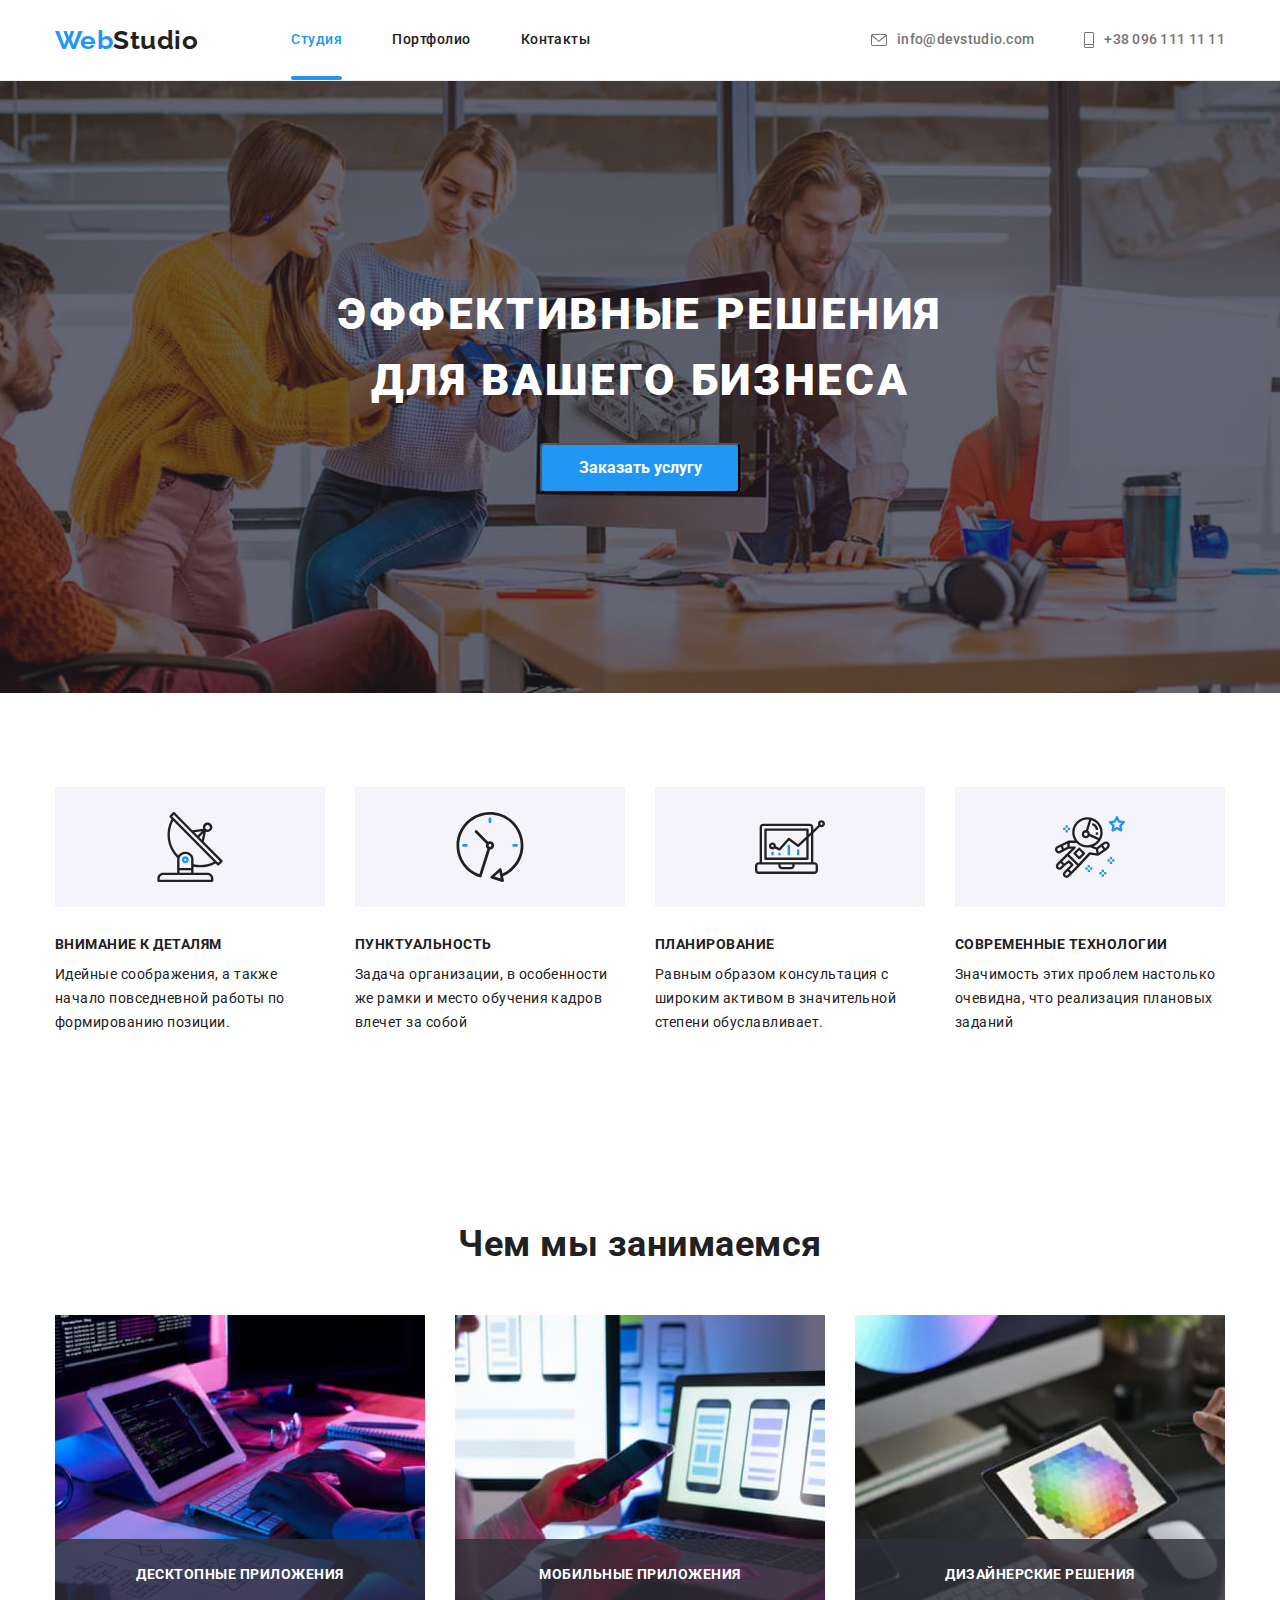
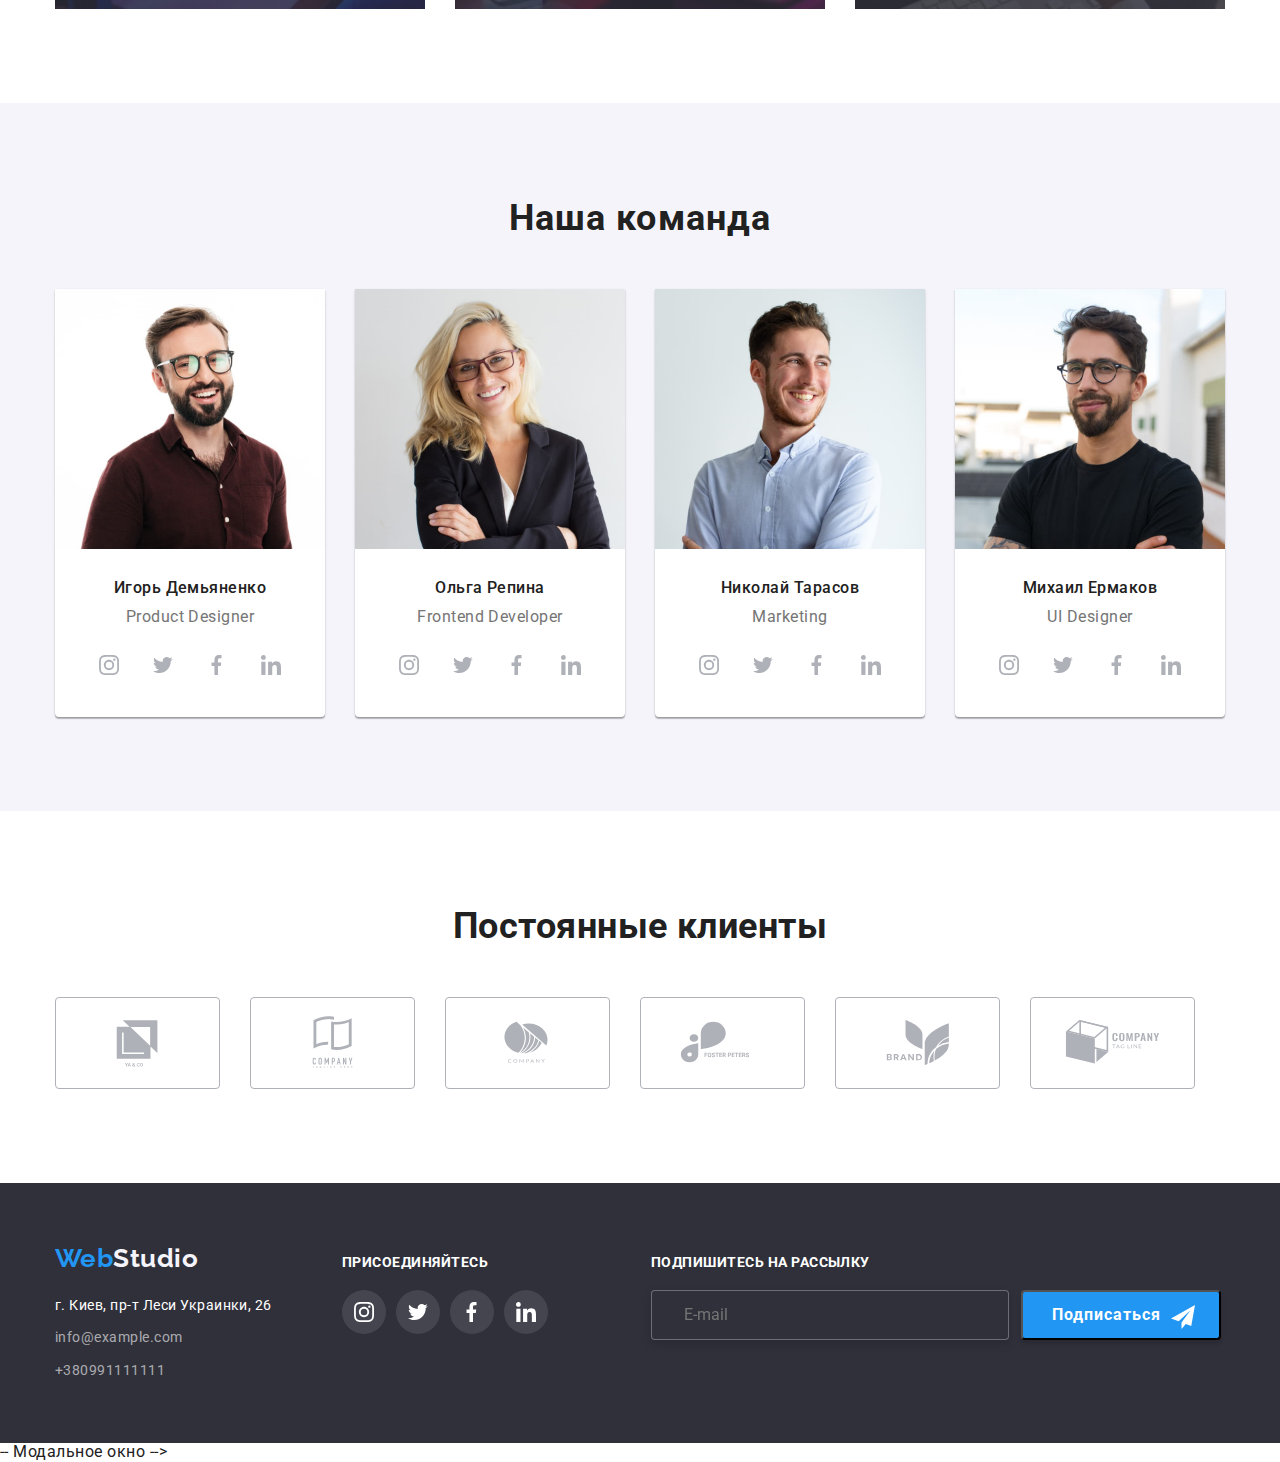
<file: index.html>
<!DOCTYPE html>
<html lang="ru">
<head>
    <meta charset="UTF-8">
    <meta http-equiv="X-UA-Compatible" content="IE=edge">
    <meta name="viewport" content="width=device-width, initial-scale=1.0">
    <title>WebStudio</title>
    <link href="https://fonts.googleapis.com/css2?family=Raleway:wght@700&family=Roboto:wght@400;500;700;900&display=swap"
        rel="stylesheet"/>
        <!-- Нормализация стилей -->
        <link rel="stylesheet" href="https://cdn.jsdelivr.net/npm/modern-normalize@1.1.0/modern-normalize.min.css">
    <link rel="stylesheet" href="./css/styles.css"/>
</head>
<body class="body-common">
    <!--Секция хедер -->
    
        <header class="header">
        <div class="container header-container-nav ">
            <a class="header-link containe" href="./index.html"><span class="link-logo">Web</span><span class="link-visible">Studio</span></a>
                <nav class="header-nav">
                    
                    <ul class="nav-list">
                        <li class="nav-item"><a class="nav-link current active " href="./index.html">Студия</a></li>
                        <li class="nav-item"><a class="nav-link " href="./portfolio.html">Портфолио</a></li>
                        <li class="nav-item"><a class="nav-link " href="">Контакты</a></li>
                        
                    </ul>
                </nav>
               
               
                   <ul class="nav-contacts  ">
                       <li class="contacts-link"><a class="contacts-mail" href="mailtoo:info@devstudio.com"><svg class="nav-contacts-icon-mail">
                        <use href="./image/contacts/contacts.svg#icon-mail"></use>
                    </svg>info@devstudio.com</a></li>
                       <li class="contacts-link"><a class="contacts-phone" href="tel:+380961111111"><svg class="nav-contacts-icon-phone">
                        <use href="./image/contacts/contacts.svg#icon-phone"></use>
                    </svg>+38 096 111 11 11</a></li>
                   </ul>
              
    </div>
        </header>

<!-- Уникальный контент -->
<main>
    <!-- секция герой-->

    
      <section class="hero">
        <div class="container hero-container">
            <h1 class="hero-title">Эффективные решения <br> для вашего бизнеса</h1>
    
            <button class="hero-button" type="button" data-modal-open>Заказать услугу</button>
        </div>
      </section>
    <!-- cекция Особенности -->
    <section class="plan section"> 
         
    <div class="container container-plan">
           <ul class="plan-list">
               <li class="plan-item plan-icon">
                   <h3 class="title">Внимание к деталям</h3>
                   <p class="upper-title">Идейные соображения, а также начало повседневной работы по формированию позиции.</p>
                </li>
               <li class="plan-item plan-vector">
                   <h3 class="title">Пунктуальность</h3>
                   <p class="upper-title">Задача организации, в особенности же рамки и место обучения кадров влечет за собой</p>
                </li>
               <li class="plan-item plan-diagram">
                   <h3 class="title">Планирование</h3>
                   <p class="upper-title">Равным образом консультация с широким активом в значительной степени обуславливает.</p>
                </li>
               <li class="plan-item plan-astronaut">
                   <h3 class="title">Современные технологии</h3>
                   <p class="upper-title">Значимость этих проблем настолько очевидна, что реализация плановых заданий</p>
                </li>
           </ul>
      </div>
    </section>
    <section class="about section">
        <!-- Чем мы занимаемся -->
        
           <div class="container aboute-wrap">
                <h2 class="about-title">Чем мы занимаемся</h2>
                <ul class="about-list container-list">
                    <li class="about-item">
                        <img class="about-image" src="./image/work/box1.jpg" alt="печатает текст" width="370" height="294" >
                        <div class="about-text"><p class="aboute-desc">Десктопные приложения</p></div>
                    </li>
                    <li class="about-item">
                        <img class="about-image" src="./image/work/box2.jpg" alt="выбирает дизайн приложения" width="370" height="294" >
                        <div class="about-text">
                        <p class="aboute-desc">Мобильные приложения</p>
                        </div>
                        
                    </li>
                    <li class="about-item">
                        <img class="about-image" src="./image/work/box3.jpg" alt="рисует на планшете" width="370" height="294" >
                        <div class="about-text">
                        <p class="aboute-desc">Дизайнерские решения</p>
                        </div>
                    </li>
                </ul>
           </div>
     
    </section>
    <section class="team-section">
        <!-- Наша команда -->
        
<div class="container container-team">
    <h2 class="team-caption">Наша команда</h2>
            
            
            <ul class="team-list">
                <li class="team-caption-list">
                    <img class="team-img" src="./image/team/img1.jpg" alt="Игорь Демьяненко" width="270" height="260" >
                   <div  class=" team-captiom-title">
                        <h3 class="team-title">Игорь Демьяненко</h3>
                        <p class="team-desc">Product Designer</p>
                      <ul class="team-icon-list">
                           <li class="team-icon">
                                <a href="" class="icon"><svg class="icon-social-network">
                                    <use href="./image/network/symbol-defs.svg#icon-instagram"></use>
                                </svg></a>
                           </li>
                           <li class="team-icon">
                                <a href="" class="icon"><svg class="icon-social-network">
                                        <use href="./image/network/symbol-defs.svg#icon-twitter"></use>
                                    </svg></a>
                           </li>
                               <li class="team-icon">
                                    <a href="" class="icon"><svg class="icon-social-network">
                                            <use href="./image/network/symbol-defs.svg#icon-facebook"></use>
                                        </svg></a>
                               </li>
                                   <li class="team-icon">
                                        <a href="" class="icon"><svg class="icon-social-network">
                                                <use href="./image/network/symbol-defs.svg#icon-linkedin"></use>
                                            </svg></a>
                                   </li>
                      </ul>
                        
                   </div>
                   
                </li>
                <li class="team-caption-list">
                    <img class="team-img" src="./image/team/img2.jpg" alt="Ольга Репина" width="270" height="260" >
                  <div class="team-captiom-title">
                        <h3 class="team-title">Ольга Репина</h3>
                        <p class="team-desc">Frontend Developer</p>
                        <ul class="team-icon-list">
                            <li class="team-icon">
                                <a href="" class="icon"><svg class="icon-social-network">
                                        <use href="./image/network/symbol-defs.svg#icon-instagram"></use>
                                    </svg></a>
                            </li>
                            <li class="team-icon">
                                <a href="" class="icon"><svg class="icon-social-network">
                                        <use href="./image/network/symbol-defs.svg#icon-twitter"></use>
                                    </svg></a>
                            </li>
                            <li class="team-icon">
                                <a href="" class="icon"><svg class="icon-social-network">
                                        <use href="./image/network/symbol-defs.svg#icon-facebook"></use>
                                    </svg></a>
                            </li>
                            <li class="team-icon">
                                <a href="" class="icon"><svg class="icon-social-network">
                                        <use href="./image/network/symbol-defs.svg#icon-linkedin"></use>
                                    </svg></a>
                            </li>
                        </ul>
                       
                  </div>
                   
                </li>
                <li class="team-caption-list">
                    <img class="team-img" src="./image/team/img3.jpg" alt="Николай Тарасов" width="270" height="260" >
                   <div class="team-captiom-title">
                        <h3 class="team-title">Николай Тарасов</h3>
                        <p class="team-desc">Marketing</p>
                        <ul class="team-icon-list">
                            <li class="team-icon">
                                <a href="" class="icon"><svg class="icon-social-network">
                                        <use href="./image/network/symbol-defs.svg#icon-instagram"></use>
                                    </svg></a>
                            </li>
                            <li class="team-icon">
                                <a href="" class="icon"><svg class="icon-social-network">
                                        <use href="./image/network/symbol-defs.svg#icon-twitter"></use>
                                    </svg></a>
                            </li>
                            <li class="team-icon">
                                <a href="" class="icon"><svg class="icon-social-network">
                                        <use href="./image/network/symbol-defs.svg#icon-facebook"></use>
                                    </svg></a>
                            </li>
                            <li class="team-icon">
                                <a href="" class="icon"><svg class="icon-social-network">
                                        <use href="./image/network/symbol-defs.svg#icon-linkedin"></use>
                                    </svg></a>
                            </li>
                        </ul>
                   </div>
                    
                </li>
                <li class="team-caption-list">
                    <img class="team-img" src="./image/team/img4.jpg" alt="Михаил Ермаков" width="270" height="260" >
                    <div class="team-captiom-title">
                        <h3 class="team-title">Михаил Ермаков</h3>
                        <p class="team-desc">UI Designer</p>
                        <ul class="team-icon-list">
                            <li class="team-icon">
                                <a href="" class="icon"><svg class="icon-social-network">
                                        <use href="./image/network/symbol-defs.svg#icon-instagram"></use>
                                    </svg></a>
                            </li>
                            <li class="team-icon">
                                <a href="" class="icon"><svg class="icon-social-network">
                                        <use href="./image/network/symbol-defs.svg#icon-twitter"></use>
                                    </svg></a>
                            </li>
                            <li class="team-icon">
                                <a href="" class="icon"><svg class="icon-social-network">
                                        <use href="./image/network/symbol-defs.svg#icon-facebook"></use>
                                    </svg></a>
                            </li>
                            <li class="team-icon">
                                <a href="" class="icon"><svg class="icon-social-network">
                                        <use href="./image/network/symbol-defs.svg#icon-linkedin"></use>
                                    </svg></a>
                            </li>
                        </ul>
                    </div>
                    
                </li>
            </ul>
</div>
    </section>
    <section class="regular-clients">
        <div class="container">
            <h2 class="regular-customers">Постоянные клиенты</h2>
            <ul class="clients-list">
                <li class="logo-clients"><a href="" class="logo-clients-link"><svg class="logo-clients-icon"><use href="./image/clients/clients.svg#icon-logo6"></use></svg></a></li>
                <li class="logo-clients"><a href="" class="logo-clients-link"><svg class="logo-clients-icon"><use href="./image/clients/clients.svg#icon-logo2"></use></svg></a></li>
                <li class="logo-clients"><a href="" class="logo-clients-link"><svg class="logo-clients-icon"><use href="./image/clients/clients.svg#icon-logo3"></use></svg></a></li>
                <li class="logo-clients"><a href="" class="logo-clients-link"><svg class="logo-clients-icon"><use href="./image/clients/clients.svg#icon-logo4"></use></svg></a></li>
                <li class="logo-clients"><a href="" class="logo-clients-link"><svg class="logo-clients-icon"><use href="./image/clients/clients.svg#icon-logo5"></use></svg></a></li>
                <li class="logo-clients"><a href="" class="logo-clients-link"><svg class="logo-clients-icon"><use href="./image/clients/clients.svg#icon-logo1"></use></svg></a></li>
        
            </ul>
        </div>
    </section>
</main>
<!-- Секция футер -->
    <footer class="footer">
        <div class="container container-footer">
            <div class="container-wrapper">
                <a class="footer-link" href="./index.html"><span class="link-logo">Web</span><span
                        class="footer-link-visible">Studio</span></a>
                <address class="footer-address footer-contacts">г. Киев, пр-т Леси Украинки, 26</address>
                <ul class="footer-contacts">
                    <li class="footer-contacts-mail"><a class="footer-mail" href="mailto:info@example.com">info@example.com</a></li>
                    <li><a class="footer-phone" href="tel:+380991111111">+380991111111</a></li>
                </ul>
            </div>
           <div class="footer-wrap">
                <h2 class="join">ПРИСОЕДИНЯЙТЕСЬ</h2>
                <ul class="footer-icon-list">
                    <li class="team-footer">
                        <a href="" class="footer-icon"><svg class="footer-social-network">
                                <use href="./image/network/symbol-defs.svg#icon-instagram"></use>
                            </svg></a>
                    </li>
                    <li class="team-footer">
                        <a href="" class="footer-icon"><svg class="footer-social-network">
                                <use href="./image/network/symbol-defs.svg#icon-twitter"></use>
                            </svg></a>
                    </li>
                    <li class="team-footer">
                        <a href="" class="footer-icon"><svg class="footer-social-network">
                                <use href="./image/network/symbol-defs.svg#icon-facebook"></use>
                            </svg></a>
                    </li>
                    <li class="team-footer">
                        <a href="" class="footer-icon"><svg class="footer-social-network">
                                <use href="./image/network/symbol-defs.svg#icon-linkedin"></use>
                            </svg></a>
                    </li>
                </ul>
           </div>
        
           <div class="footer-subscribe">
            <h2 class="subscribe-title">Подпишитесь на рассылку</h2>
               <form  class="subscribe">
                   <label for="mail" class=""></label>
                   <input type="text" class="footer-input" placeholder="E-mail" name="mail" id="mail">
                <button type="submit" class="button-subscribe"><span class="subscribe-text">Подписаться<svg class="subscribe-icon">
                    <use href="./image/modal/airplane.svg#icon-airplane"></use>
                </svg></span></button>
               </form>
            
           </div>
        </div>
    
    </footer>
    -- Модальное окно -->
    <div class="backdrop is-hidden" data-modal>
        <div class="modal">
            <button data-modal-close class="buttom-close"></button>
            <form class="form form-modal">
                <h2 class="form-title">Оставьте свои данные, мы вам перезвоним</h2>
                <div class="form-field">
                    <label for="name">Имя</label>
                    <input class="form-name" type="email" name="mailto" id="name">
                    <svg class="form-field-user">
                        <use class="go" href="./image/modal/modal.svg#icon-user"></use>
                    </svg>
                </div>
                <div class="form-field">
                    <label for="tel">Телефон</label>
                    <input class="form-name" type="tel" name="tel" id="tel">
                    <svg class="form-field-phone-2">
                        <use href="./image/modal/modal.svg#icon-phone-2"></use>
                    </svg>
                </div>
                <div class="form-field">
                    <label for="mail">Почта</label>
                    <input class="form-name" type="email" name="mailto">
                    <svg class="form-field-mail-2">
                        <use href="./image/modal/modal.svg#icon-mail-2"></use>
                    </svg>
                </div>

                
                <div class="form-field">
                    <label for="comment">Комментарий</label>
                    <textarea class="comment" name="comment" id="comment" cols="30" rows="10" placeholder="Введите текст"></textarea>
                </div>
                
                <div class="form-agree">
                    <label for="agree"><input type="checkbox" name="agree" id="agree" class="checkbox">
                    <span class="icon-stroke"></span> Соглашаюсь с рассылкой и принимаю<a href="" class="form-link">Условия договора</a>
                    </label>
                </div>
                
                <button type="submit" class="button-modal">Отправить</button>
            </form>
            
        </div>
    </div>
    <script src="./js/modal.js"></script>
</body>
</html>
</file>
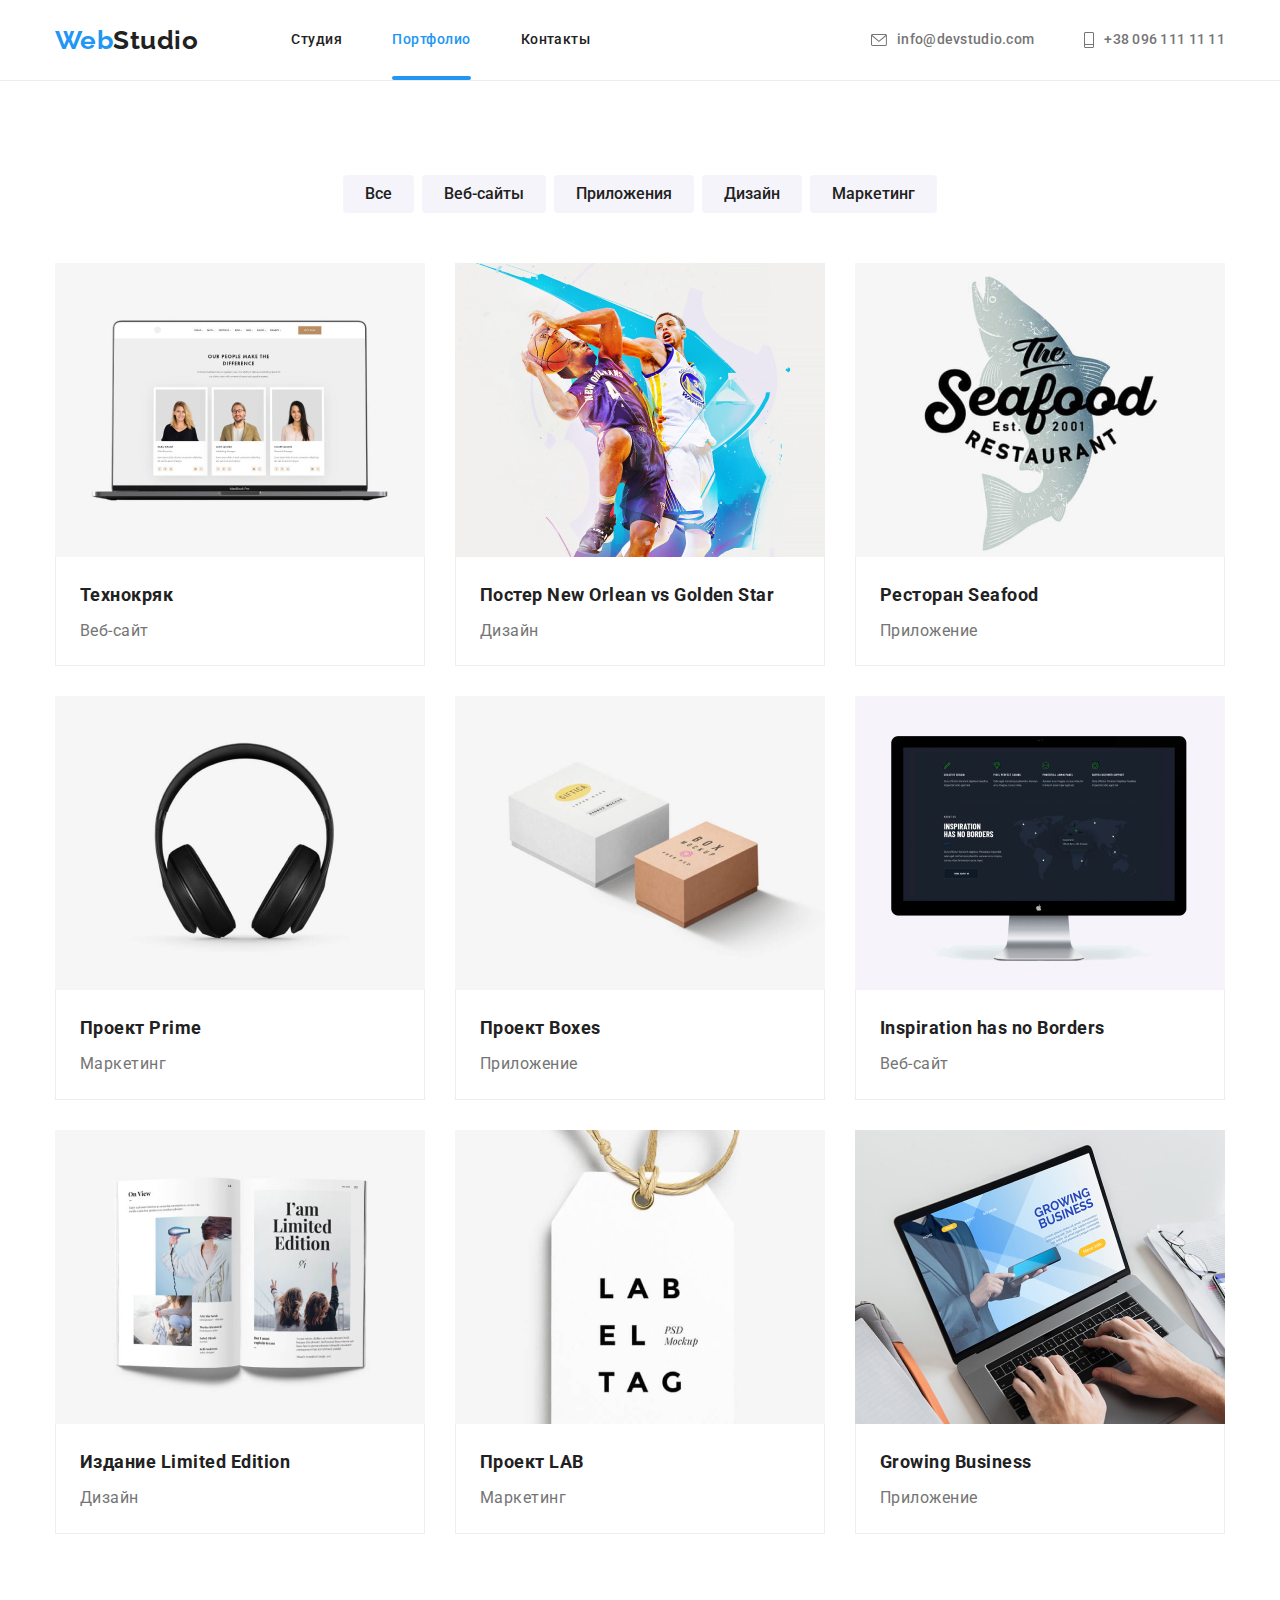
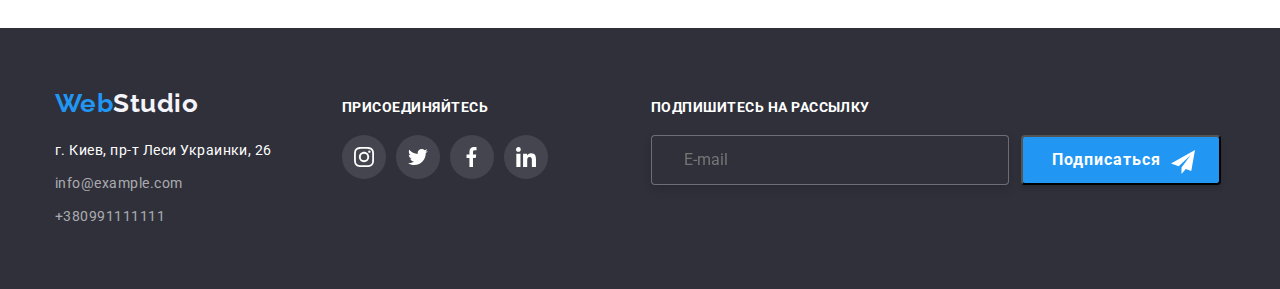
<file: portfolio.html>
<!DOCTYPE html>
<html lang="en">
<head>
    <meta charset="UTF-8">
    <meta http-equiv="X-UA-Compatible" content="IE=edge">
    <meta name="viewport" content="width=device-width, initial-scale=1.0">
    <title>WebStudio</title>
    <link href="https://fonts.googleapis.com/css2?family=Raleway:wght@700&family=Roboto:wght@400;500;700;900&display=swap" 
        rel="stylesheet">
        <link rel="stylesheet" href="https://cdn.jsdelivr.net/npm/modern-normalize@1.1.0/modern-normalize.min.css">
    <link rel="stylesheet" href="./css/styles.css">
</head>
<body class="body">
<header class="header">
    <div class="container header-container-nav ">
        <a class="header-link containe" href="./index.html"><span class="link-logo">Web</span><span
                class="link-visible">Studio</span></a>
        <nav class="header-nav">

            <ul class="nav-list">
                <li class="nav-item"><a class="nav-link " href="./index.html">Студия</a></li>
                <li class="nav-item"><a class="nav-link current active" href="./portfolio.html">Портфолио</a></li>
                <li class="nav-item"><a class="nav-link " href="">Контакты</a></li>

            </ul>
        </nav>


        <ul class="nav-contacts  ">
            <li class="contacts-link"><a class="contacts-mail" href="mailtoo:info@devstudio.com"><svg
                        class="nav-contacts-icon-mail">
                        <use href="./image/contacts/contacts.svg#icon-mail"></use>
                    </svg>info@devstudio.com</a></li>
            <li class="contacts-link"><a class="contacts-phone" href="tel:+380961111111"><svg
                        class="nav-contacts-icon-phone">
                        <use href="./image/contacts/contacts.svg#icon-phone"></use>
                    </svg>+38 096 111 11 11</a></li>
        </ul>

    </div>
</header>


    
    <main>
               <section class="features" >
                <div class="container ">
                       
                <h1 hidden>Примеры работ</h1>
                            <ul class="benefits">
                                <li class="features-benesits"><button class="button-benefits" type="button">Все</button></li>
                            <li class="features-benesits"><button class="button-benefits" type="button">Веб-сайты</button></li>
                                <li class="features-benesits"><button class="button-benefits" type="button">Приложения</button></li>
                                <li class="features-benesits"><button class="button-benefits" type="button">Дизайн</button></li>
                                <li class="features-benesits"><button class="button-benefits" type="button">Маркетинг</button></li>
                            </ul>
                 
                        
                        <div>
                            <ul class="list">
                               <li class="list-title">
                                  
                                       <a class="list-title-wrapper" href="">
                                           <div class="list-active">
                                               <img src="./image/portfolio/Texno.jpg" alt="Технокряк" width="370" height="294"><p class="list-text">Ресурс предлагает комплексные предложения с разным уровнем функционала и сервисов. Все это позволит
                                                посетителю получить
                                                исчерпывающие сведения о компании или частном лице.</p>
                                           </div>
                                              <div class="list-title-subject">
                                                    <h2 class="subject" >Технокряк</h2>
                                                    <p class="text" >Веб-сайт</p>
                                            
                                              </div>
                                        </a>
                                  
                                   
                                </li>
                                <li class="list-title">
                                   <a class="list-title-wrapper" href="">
                                   <div class="list-active">              <img src="./image/portfolio/New.jpg" alt="New Orlean vs Golden Star"  width="370" height="294"><p class="list-text">Ресурс предлагает комплексные предложения с разным уровнем функционала и сервисов. Все это позволит
                                    посетителю получить
                                    исчерпывающие сведения о компании или частном лице.</p></div>
                                           <div class="list-title-subject">
                                                <h2 class="subject">Постер New Orlean vs Golden Star</h2>
                                                <p class="text" >Дизайн</p>
                                           </div>
                                   </a>
                                    
                                </li>
                                <li class="list-title">
                                  <a class="list-title-wrapper" href="">
                                        <div class="list-active"><img src="./image/portfolio/Seafood.jpg" alt="Ресторан Seafood" width="370" height="294"><p class="list-text">Ресурс предлагает комплексные предложения с разным уровнем функционала и сервисов. Все это позволит
                                            посетителю получить
                                            исчерпывающие сведения о компании или частном лице.</p></div>
                                           <div class="list-title-subject">
                                                <h2 class="subject">Ресторан Seafood</h2>
                                                <p class="text" >Приложение</p>
                                           </div>
                                  </a>
                                    
                                </li>
                                <li class="list-title">
                                    <a class="list-title-wrapper" href="">
                                        <div class="list-active"><img src="./image/portfolio/Prime.jpg" alt="Проект Prime" width="370" height="294"><p class="list-text">Ресурс предлагает комплексные предложения с разным уровнем функционала и сервисов. Все это позволит
                                            посетителю получить
                                            исчерпывающие сведения о компании или частном лице.</p></div>
                                            <div class="list-title-subject">
                                                <h2 class="subject" >Проект Prime</h2>
                                                <p class="text" >Маркетинг</p>
                                            </div>
                                    </a>
                                    
                                </li>
                                <li class="list-title">
                                   <a class="list-title-wrapper" href="">
                                       <div class="list-active"> <img src="./image/portfolio/Boxes.jpg" alt="Проект Boxes" width="370" height="294"><p class="list-text">Ресурс предлагает комплексные предложения с разным уровнем функционала и сервисов. Все это позволит
                                        посетителю получить
                                        исчерпывающие сведения о компании или частном лице.</p></div>
                                            <div class="list-title-subject">
                                                <h2 class="subject" >Проект Boxes</h2>
                                                <p class="text" >Приложение</p>
                                            </div>
                                   </a>
                                    
                                </li>
                                <li class="list-title">
                                    <a class="list-title-wrapper" href="">
                                       <div class="list-active"> <img src="./image/portfolio/Inspiration.jpg" alt="Inspiration has no Borders" width="370" height="294"><p class="list-text">Ресурс предлагает комплексные предложения с разным уровнем функционала и сервисов. Все это позволит
                                        посетителю получить
                                        исчерпывающие сведения о компании или частном лице.</p></div>
                                            <div class="list-title-subject">
                                                <h2 class="subject" >Inspiration has no Borders</h2>
                                                <p class="text" >Веб-сайт</p>
                                            </div>
                                    </a>
                                    
                                </li>
                                <li class="list-title">
                                   <a class="list-title-wrapper" href="">
                                        <div class="list-active"><img src="./image/portfolio/Limited.jpg" alt="Издание Limited Edition" width="370" height="294"><p class="list-text">Ресурс предлагает комплексные предложения с разным уровнем функционала и сервисов. Все это позволит
                                            посетителю получить
                                            исчерпывающие сведения о компании или частном лице.</p></div>
                                            <div class="list-title-subject">
                                                <h2 class="subject" >Издание Limited Edition</h2>
                                                <p class="text">Дизайн</p>
                                            </div>
                                   </a>
                                    
                                </li>
                                <li class="list-title">
                                    <a class="list-title-wrapper" href="">
                                        <div class="list-active"><img src="./image/portfolio/LAB.jpg" alt="Проект LAB" width="370" height="294"><p class="list-text">Ресурс предлагает комплексные предложения с разным уровнем функционала и сервисов. Все это позволит
                                            посетителю получить
                                            исчерпывающие сведения о компании или частном лице.</p></div>
                                           <div class="list-title-subject">
                                                <h2 class="subject" >Проект LAB</h2>
                                                <p class="text">Маркетинг</p>
                                           </div>
                                    </a>
                                    
                                </li>
                                <li class="list-title">
                                    <a class="list-title-wrapper" href="">
                                        <div class="list-active"><img src="./image/portfolio/Growing.jpg" alt="Growing Business" width="370" height="294"><p class="list-text">Ресурс предлагает комплексные предложения с разным уровнем функционала и сервисов. Все это позволит
                                            посетителю получить
                                            исчерпывающие сведения о компании или частном лице.</p></div>
                                           <div class="list-title-subject">
                                                <h2 class="subject" >Growing Business</h2>
                                                <p class="text" >Приложение</p>
                                           </div>
                                    </a>
                                 
                                </li>
                            </ul> 
                        </div> 
              </div> 
               </section>
        </main>
<footer class="footer">
    <div class="container container-footer">
        <div class="container-wrapper">
            <a class="footer-link" href="./index.html"><span class="link-logo">Web</span><span
                    class="footer-link-visible">Studio</span></a>
            <address class="footer-address footer-contacts">г. Киев, пр-т Леси Украинки, 26</address>
            <ul class="footer-contacts">
                <li class="footer-contacts-mail"><a class="footer-mail"
                        href="mailto:info@example.com">info@example.com</a></li>
                <li><a class="footer-phone" href="tel:+380991111111">+380991111111</a></li>
            </ul>
        </div>
        <div class="footer-wrap">
            <h2 class="join">ПРИСОЕДИНЯЙТЕСЬ</h2>
            <ul class="footer-icon-list">
                <li class="team-footer">
                    <a href="" class="footer-icon"><svg class="footer-social-network">
                            <use href="./image/network/symbol-defs.svg#icon-instagram"></use>
                        </svg></a>
                </li>
                <li class="team-footer">
                    <a href="" class="footer-icon"><svg class="footer-social-network">
                            <use href="./image/network/symbol-defs.svg#icon-twitter"></use>
                        </svg></a>
                </li>
                <li class="team-footer">
                    <a href="" class="footer-icon"><svg class="footer-social-network">
                            <use href="./image/network/symbol-defs.svg#icon-facebook"></use>
                        </svg></a>
                </li>
                <li class="team-footer">
                    <a href="" class="footer-icon"><svg class="footer-social-network">
                            <use href="./image/network/symbol-defs.svg#icon-linkedin"></use>
                        </svg></a>
                </li>
            </ul>
        </div>
        <div class="footer-subscribe">
            <h2 class="subscribe-title">Подпишитесь на рассылку</h2>
            <form action="" class="subscribe">
                <label for="mail" class=""></label>
                <input type="text" class="footer-input" placeholder="E-mail" name="mail" id="mail">
                <button type="submit" class="button-subscribe"><span class="subscribe-text">Подписаться<svg
                            class="subscribe-icon">
                            <use href="./image/modal/airplane.svg#icon-airplane"></use>
                        </svg></span></button>
            </form>
        
        </div>
    </div>

</footer>
</body>
</html>
</file>
<file: css/styles.css>
/*старница студия*/

:root {
  --primary-text-color: #2196f3;
  --title-text-color: #757575;
  --accent-color: #212121;
  --primary-background: #e5e5e5;
  --main-tetle-text: #ffffff;
}

.body-common {
  color: var(--accent-color);
  font-family: Roboto, sans-serif;
  letter-spacing: 0.03em;
}

h1,
h2,
h3,
h4,
p {
  margin-top: 0;
  margin-bottom: 0;
}

ul {
  list-style: none;
  padding-left: 0;
  margin-top: 0;
  margin-bottom: 0;
}

.container {
  width: 1200px;
  padding-left: 15px;
  padding-right: 15px;
  margin-left: auto;
  margin-right: auto;
}

.header {
  border-bottom: 1px solid #ececec;
}

.header-container-nav {
  display: flex;
  align-items: center;
}

.header-link {
  font-family: Raleway;
  font-weight: 700;
  font-size: 26px;
  line-height: 1.19;
  margin-right: 93px;
}

.nav-list {
  display: flex;
}

.header-contacts {
  display: flex;
  justify-content: flex-end;
}

.nav-contacts {
  display: flex;
  margin-left: auto;
}

.nav-item {
  margin-right: 50px;
}

.nav-item:last-child {
  margin: 0;
}

.nav-link:active {
  color: var(--primary-text-color);
}

.nav-link {
  display: block;
  padding-top: 32px;
  padding-bottom: 32px;
  position: relative;
  transition: color 250ms cubic-bezier(0.4, 0, 0.2, 1);
}

.active:after {
  content: "";
  display: block;
  width: 100%;
  height: 4px;
  background-color: var(--primary-text-color);
  border-radius: 2px;
  position: absolute;
  left: 0;
  bottom: 0;
  opacity: 1;
}

.nav-link:active::after,
.nav-link:focus::after {
  opacity: 0;
}

.section {
  padding-top: 94px;
  padding-bottom: 94px;
}

.nav-contacts-icon {
  width: 16px;
  height: 12px;
  margin-right: 10px;
}

.nav-contacts-icon-phone {
  width: 10px;
  height: 16px;
  margin-right: 10px;
  fill: currentColor;
  transition: fill 250ms cubic-bezier(0.4, 0, 0.2, 1);
}

.nav-contacts-icon-mail {
  width: 16px;
  height: 12px;
  margin-right: 10px;
  fill: currentColor;
  transition: fill 250ms cubic-bezier(0.4, 0, 0.2, 1);
}

/*контакты хедер*/
.contacts-link {
  margin-right: 50px;
}

.contacts-link:last-child {
  margin-right: 0;
}

a:hover .nav-contacts-icon-mail {
  fill: var(--primary-text-color);
}

a:focus .nav-contacts-icon-mail {
  fill: var(--primary-text-color);
}

.contacts-phone:hover,
.contacts-phone:focus,
.contacts-mail:hover,
.contacts-mail:focus {
  color: var(--primary-text-color);
}

a:hover .nav-contacts-icon-phone {
  fill: var(--primary-text-color);
}

a:focus .nav-contacts-icon-phone {
  fill: var(--primary-text-color);
}

.contacts-phone,
.contacts-mail {
  color: var(--title-text-color);
  font-weight: 500;
  font-size: 14px;
  line-height: 1.14;
  letter-spacing: 0.02em;
  padding-top: 32px;
  padding-bottom: 32px;
  align-items: center;
  display: flex;
  transition: color 250ms cubic-bezier(0.4, 0, 0.2, 1);
}

.hero {
  background: #2f303a;
  max-width: 1600px;
  padding-top: 200px;
  padding-bottom: 200px;

  margin-left: auto;
  margin-right: auto;
  background-position: center;
  background-size: cover;
  background-repeat: no-repeat;
  background-image: linear-gradient(
      to right,
      rgba(47, 48, 58, 0.4),
      rgba(47, 48, 58, 0.4)
    ),
    url("../image/home/team.jpg");
}

/*заголовок*/
.hero-title {
  font-weight: 900;
  font-size: 44px;
  line-height: 1.5;
  text-align: center;
  letter-spacing: 0.06em;
  text-transform: uppercase;
  color: var(--main-tetle-text);
  width: 696px;
  margin-left: auto;
  margin-right: auto;
  margin-bottom: 30px;
}

/*кнопка заказать услугу*/
.hero-button {
  color: var(--main-tetle-text);
  background-color: var(--primary-text-color);
  cursor: pointer;
  box-shadow: 0px 4px 4px rgba(0, 0, 0, 0.15);
  border-radius: 4px;
  font-weight: 700;
  font-size: 16px;
  line-height: 1.88;
  width: 200px;
  height: 50px;
  display: block;
  margin-left: auto;
  margin-right: auto;
}

/*Модальное окно*/

.backdrop {
  position: fixed;
  top: 0;
  left: 0;
  width: 100%;
  height: 100%;
  background-color: rgba(0, 0, 0, 0.2);
  opacity: 1;

  transition: opacity 250ms cubic-bezier(0.4, 0, 0.2, 1),
    visibility 250ms cubic-bezier(0.4, 0, 0.2, 1);
}

.backdrop.is-hidden {
  opacity: 0;
  pointer-events: none;
  visibility: hidden;
}

.backdrop.is-hidden .modal {
  transform: translate(-50%, -50%) scale(0.9);
}

.modal {
  min-height: 581px;
  min-width: 528px;
  background-color: var(--main-tetle-text);

  position: absolute;
  top: 50%;
  left: 50%;
  transform: translate(-50%, -50%) scale(1);

  transition: transform 250ms cubic-bezier(0.4, 0, 0.2, 1);
}

.buttom-close {
  position: absolute;
  top: 8px;
  right: 8px;
  width: 30px;
  height: 30px;
  cursor: pointer;
  border: 1px solid rgba(0, 0, 0, 0.1);
  border-radius: 100%;
  background: #ffffff;
}

.buttom-close:before,
.buttom-close:after {
  content: "";
  position: absolute;
  top: 12px;
  left: 4px;
  width: 20px;
  height: 2px;
  background: #000000;
  transition: background-color 250ms cubic-bezier(0.4, 0, 0.2, 1);
}

.buttom-close:before {
  webkit-transform: rotate(45deg);
  transform: rotate(45deg);
}

.buttom-close:after {
  webkit-transform: rotate(-45deg);
  transform: rotate(-45deg);
}

.buttom-close:hover::before {
  background-color: var(--primary-text-color);
}

.buttom-close:hover::after {
  background-color: var(--primary-text-color);
}

.buttom-close:focus::before {
  background-color: var(--primary-text-color);
}

.buttom-close:focus::after {
  background-color: var(--primary-text-color);
}

.form {
  padding: 40px;
  margin-left: auto;
  margin-right: auto;
}

.form-field {
  margin-bottom: 28px;
  display: flex;
  flex-direction: column;
  font-weight: 400;
  font-size: 12px;
  line-height: 14px;
  color: var(--title-text-color);
}

.form-name {
  display: block;
  height: 40px;
  position: relative;
  transition: border 250ms cubic-bezier(0.4, 0, 0.2, 1);
}

.form-title {
  font-weight: 700;
  font-size: 20px;
  line-height: 23px;
  text-align: center;
  margin-bottom: 12px;

  color: var(--accent-color);
}

.form-field {
  margin-bottom: 10px;
  display: flex;
  flex-direction: column;
}

.form label {
  margin-bottom: 4px;
}

.form input {
  margin: 0;
  padding: 6px 10px;
  border: 1px solid rgba(33, 33, 33, 0.2);
  border-radius: 4px;
  padding-left: 42px;
  outline: none;
}

input:focus {
  border: 1px solid var(--primary-text-color);
}

.form-field:focus-within {
  fill: #2196f3;
}

.form input::placeholder {
  padding-left: 16px;
  font-size: 12px;
  line-height: 14px;
  letter-spacing: 0.01em;
  color: rgba(117, 117, 117, 0.5);
}

.form-agree {
  font-weight: 400;
  font-size: 14px;
  line-height: 24px;
  color: var(--title-text-color);
  margin-bottom: 30px;
  display: flex;
}

.form-agree input {
  margin-right: 8px;
}

textarea {
  resize: none;
}

textarea:focus {
  border: 1px solid var(--primary-text-color);
}

.comment {
  padding: 16px;
  border: 1px solid rgba(33, 33, 33, 0.2);
  box-sizing: border-box;
  border-radius: 4px;
  height: 120px;
  color: rgba(117, 117, 117, 0.5);
  outline: none;
  transition: border 250ms cubic-bezier(0.4, 0, 0.2, 1);
}

.checkbox {
  position: absolute;
  width: 1px;
  height: 1px;
  margin: -1px;
  border: 0;
  padding: 0;

  white-space: nowrap;
  clip-path: inset(100%);
  clip: rect(0 0 0 0);
  overflow: hidden;
}

.form-agree label {
  display: flex;
  align-items: center;
}

.checkbox:checked + .icon-stroke {
  border-color: #2196f3;
  background-color: #2196f3;
  background-image: url("../image/modal/check.svg");
  background-size: contain;
  background-origin: border-box;
  background-repeat: no-repeat;
}

.checkbox:focus + .icon-stroke {
  border-color: #2196f3;
}

.icon-stroke {
  display: inline-block;
  border: 2px solid var(--accent-color);
  border-radius: 2px;
  width: 16px;
  height: 15px;
  margin-right: 8px;
}

.form-icon {
  margin-right: 8px;
}

.button-modal {
  display: block;
  width: 200px;
  height: 50px;
  background-color: var(--primary-text-color);
  box-shadow: 0px 4px 4px rgba(0, 0, 0, 0.15);
  border-radius: 4px;
  margin-left: auto;
  margin-right: auto;
  color: var(--main-tetle-text);
  font-weight: 700;
  font-size: 16px;
  line-height: 30px;
  letter-spacing: 0.06em;
}

.form-field-user {
  position: absolute;
  top: 107px;
  left: 56px;
  width: 12px;
  height: 12px;
}

.form-field-phone-2 {
  position: absolute;
  top: 174px;
  left: 55px;
  width: 13px;
  height: 13px;
}

.form-field-mail-2 {
  position: absolute;
  width: 15px;
  height: 12px;
  top: 243px;
  left: 54px;
}

.form-link {
  color: #2196f3;
  text-decoration: underline;
}
/*секция особенности*/
.title {
  color: var(--accent-color);
  font-weight: 700;
  font-size: 14px;
  line-height: 1.14;
  text-transform: uppercase;
  margin-bottom: 10px;
}

.plan-list {
  display: flex;
}

.plan-item {
  width: 270px;
  margin-right: 30px;
  font-size: 14px;
  line-height: 1.7;
}

.plan-item::before {
  display: block;
  content: "";
  height: 120px;
  background-color: #f5f4fa;
  background-size: 70px 70px;
  background-repeat: no-repeat;
  background-position: center;
  margin-bottom: 30px;
}

.plan-icon::before {
  background-image: url("../image/icon/antenna.svg");
}

.plan-vector::before {
  background-image: url("../image/icon/clock.svg");
}

.plan-diagram::before {
  background-image: url("../image/icon/diagram.svg");
}

.plan-astronaut::before {
  background-image: url("../image/icon/astronaut.svg");
}

.plan-item:last-child {
  margin-right: 0;
}

/*секция план*/
.upper-title {
  font-size: 14px;
  line-height: 1.71;
}

/*Чем мы занимаемся*/
.container-list {
  display: flex;
}

.about-list {
  display: flex;
  margin-right: -30px;
}

.about-item {
  flex-basis: calc((100% - 3 * 60px) / 3);
  margin-right: 30px;
  position: relative;
}

.about-item:last-child {
  margin-right: 0;
}
.about-title {
  color: var(--accent-color);
  font-size: 36px;
  line-height: 1.17;
  text-align: center;
  margin-bottom: 50px;
}

.about-text {
  position: absolute;
  bottom: 0;
  width: 370px;
  height: 70px;
  background-color: rgba(47, 48, 58, 0.8);
}

.aboute-desc {
  font-weight: 700;
  font-size: 14px;
  line-height: 16px;
  text-align: center;
  text-transform: uppercase;
  color: #ffffff;
  padding-top: 27px;
}

/*наша команда*/

.team-section {
  background: #f5f4fa;
  padding-top: 94px;
  padding-bottom: 94px;
}

.team-list {
  display: flex;
}

.team-caption-list {
  background: #ffffff;
  box-shadow: 0px 1px 3px rgba(0, 0, 0, 0.12), 0px 1px 1px rgba(0, 0, 0, 0.14),
    0px 2px 1px rgba(0, 0, 0, 0.2);
  border-radius: 0px 0px 4px 4px;
  width: 270px;
  margin-right: 30px;
}

.team-caption-list:last-child {
  margin-right: 0;
}

.team-img {
  display: flex;
  flex-basis: calc((100% - 4 * 90px) / 4);
  margin-right: 30px;
}

.team-caption {
  font-weight: bold;
  font-size: 36px;
  line-height: 42px;
  text-align: center;
  letter-spacing: 0.03em;
  margin-bottom: 50px;
}
.team-title {
  font-weight: 500;
  font-size: 16px;
  line-height: 1.18;
  text-align: center;
  margin-bottom: 10px;
}

.team-captiom-title {
  padding-top: 30px;
  padding-bottom: 30px;
}

/*наша команда текст*/
.team-desc {
  font-size: 16px;
  line-height: 1.18;
  color: var(--title-text-color);
  margin-bottom: 0;
  text-align: center;
}

.team-icon-list {
  display: flex;
  padding-top: 16px;
  justify-content: center;
}

.team-icon {
  margin-right: 10px;
  text-align: center;
}

.team-icon:last-child {
  margin-right: 0;
}

.icon {
  width: 44px;
  height: 44px;
  display: flex;
  justify-content: center;
  align-items: center;
  border-radius: 50%;
  transition: background-color 250ms cubic-bezier(0.4, 0, 0.2, 1);
}

.icon:hover,
.icon:focus {
  fill: #ffffff;
  background-color: #2196f3;
}

.icon-social-network {
  width: 20px;
  height: 20px;
  fill: #afb1b8;
  transition: fill 250ms cubic-bezier(0.4, 0, 0.2, 1);
}

.icon:hover .icon-social-network,
.icon:focus .icon-social-network {
  fill: #ffffff;
}

/*Наши клиенты*/

.regular-clients {
  padding-top: 94px;
  padding-bottom: 94px;
}

.clients-list {
  display: flex;
  justify-content: center;
}

.logo-clients-link {
  display: flex;
  width: 100%;
  height: 100%;
  justify-content: center;
  align-items: center;
  border: 1px solid #afb1b8;
  border-radius: 4px;
  transition: border-color 250ms cubic-bezier(0.4, 0, 0.2, 1);
}

.logo-clients {
  margin-right: 30px;
  width: 170px;
  height: 92px;
}

.logo-clients:not(:last-child) {
  margin-right: 30px;
}

.logo-clients-link:hover,
.logo-clients-link:focus {
  fill: #2196f3;
}

.logo-clients-link:hover,
.logo-clients-link:focus {
  border-color: #2196f3;
}

.logo-clients {
  fill: #2196f3;
}

.logo-clients-link:hover .logo-clients:last-child {
  margin-right: 0;
}

.regular-customers {
  text-align: center;
  font-weight: bold;
  font-size: 36px;
  line-height: 42px;
  color: var(--accent-color);
  margin-bottom: 50px;
}

.logo-clients-icon:hover .logo-clients-link,
.logo-clients-icon:focus .logo-clients-link {
  fill: #2196f3;
}

.logo-clients-icon {
  width: 106px;
  height: 60px;
  transition: fill 250ms cubic-bezier(0.4, 0, 0.2, 1);
}

.logo-clients-link {
  fill: #afb1b8;
}

/*футер*/
.footer {
  background: #2f303a;
  margin: 0;
  padding-top: 60px;
  padding-bottom: 60px;
}

.container-wrapper {
  margin-right: 70px;
}

.footer-link {
  display: inline-block;
  font-family: Raleway;
  font-weight: 700;
  font-size: 26px;
  line-height: 1.19;
  display: block;
  margin-bottom: 20px;
}

.footer-address {
  font-style: normal;
  font-size: 14px;
  line-height: 1.71;
  color: var(--main-tetle-text);

  margin-bottom: 9px;
}

.footer-phone,
.footer-mail {
  font-size: 14px;
  line-height: 1.71;
  color: rgba(255, 255, 255, 0.6);
}

.footer-contacts-mail:not(:last-child) {
  margin-bottom: 9px;
}

.footer-icon-list {
  display: flex;
}

.footer-icon {
  display: flex;
  width: 44px;
  height: 44px;
  border-radius: 50%;
  justify-content: center;
  align-items: center;
  transition: background-color 250ms cubic-bezier(0.4, 0, 0.2, 1);
}

.footer-social-network {
  width: 20px;
  height: 20px;
}

.container-footer {
  display: flex;
  align-items: baseline;
}

.footer-wrap {
  margin-right: 93px;
}

.join {
  font-weight: 700;
  font-size: 14px;
  line-height: 16px;
  text-transform: uppercase;
  color: #ffffff;
  margin-bottom: 20px;
}

.team-footer {
  margin-right: 10px;
  border-radius: 50%;
  justify-content: center;
  align-items: center;
  background-color: rgba(255, 255, 255, 0.1);
  transition: opacity 250ms cubic-bezier(0.4, 0, 0.2, 1);
}

.team-footer:not(:last-child) {
  margin-right: 10px;
}

.footer-icon:hover,
.footer-icon:focus {
  fill: #ffffff;
  background-color: #2196f3;
}

.footer-social-network {
  fill: #ffffff;
}

.subscribe {
  display: flex;
}

.footer-input {
  display: block;

  width: 358px;
  height: 50px;

  border: 1px solid rgba(255, 255, 255, 0.3);
  box-sizing: border-box;
  filter: drop-shadow(0px 4px 4px rgba(0, 0, 0, 0.15));
  border-radius: 4px;
  margin-right: 12px;
  background-color: #2f303a;
}

.subscribe input::placeholder {
  padding: 16px;
}

.subscribe input {
  padding-left: 16px;
}

.subscribe-title {
  margin-bottom: 20px;
  font-weight: 700;
  font-size: 14px;
  line-height: 16px;
  text-transform: uppercase;
  color: var(--main-tetle-text);
}

.button-subscribe {
  width: 200px;
  height: 50px;
  background-color: var(--primary-text-color);
  box-shadow: 0px 4px 4px rgba(0, 0, 0, 0.15);
  border-radius: 4px;
  position: relative;
}

.subscribe-text {
  font-weight: 700;
  font-size: 16px;
  line-height: 30px;
  letter-spacing: 0.06em;
  color: var(--main-tetle-text);
  padding-right: 29px;
}

.subscribe-icon {
  position: absolute;
  width: 24px;
  height: 24px;
  top: 13px;
  left: 148px;
}

/*страница портфолио*/
:root {
  --primary-text-color: #2196f3;
  --title-text-color: #757575;
  --accent-color: #212121;
  --primary-background: #e5e5e5;
}

.body {
  color: var(--accent-color);
  font-family: Roboto, sans-serif;
  letter-spacing: 0.03em;
}

a {
  text-decoration: none;
}

/* логотип */
.logo {
  font-family: Raleway;
  font-weight: 700;
  font-size: 26px;
  line-height: 1.19;
}

.link-logo {
  color: var(--primary-text-color);
}

.footer-link-visible {
  color: #f5f4fa;
  font-family: Raleway;
}
.link-visible {
  color: var(--accent-color);
}

/* список ссылок навигации*/
.nav-link {
  color: var(--accent-color);
  font-weight: 500;
  font-size: 14px;
  line-height: 1.14;
}
.nav-link:hover,
.nav-link:focus {
  color: var(--primary-text-color);
}

/* текст */
.text {
  color: var(--title-text-color);
}

.current {
  color: #2196f3;
}

/* кнопки */
.benefits {
  display: flex;
  justify-content: center;
  margin-bottom: 50px;
  transition: opacity 250ms cubic-bezier(0.4, 0, 0.2, 1);
}

.features {
  padding-top: 94px;
  padding-bottom: 94px;
}

.features-benesits:not(:last-child) {
  margin-right: 8px;
}

.button-benefits:hover,
.button-benefits:focus {
  box-shadow: 0px 3px 1px rgba(0, 0, 0, 0.1), 0px 1px 2px rgba(0, 0, 0, 0.08),
    0px 2px 2px rgba(0, 0, 0, 0.12);
}

.button-benefits {
  cursor: pointer;
  color: var(--accent-color);
  background-color: #f5f4fa;
  font-weight: 500;
  font-size: 16px;
  line-height: 1.6;
  border: none;
  border-radius: 4px;
  font-family: Roboto;
  padding-left: 22px;
  padding-right: 22px;
  padding-top: 6px;
  padding-bottom: 6px;
  transition: color 250ms cubic-bezier(0.4, 0, 0.2, 1),
    background-color 250ms cubic-bezier(0.4, 0, 0.2, 1);
}

.button-benefits:hover,
.button-benefits:focus {
  color: #ffffff;
  background-color: var(--primary-text-color);
}

/* навигация */
.phone,
.mail {
  color: var(--title-text-color);
  font-weight: 500;
  font-size: 14px;
  line-height: 1.14;
  letter-spacing: 0.02em;
}

.phone:hover,
.phone:focus,
.mail:hover,
.mail:focus {
  color: var(--primary-text-color);
}

.list-active {
  overflow: hidden;
  position: relative;
}

.list-title-wrapper:hover .list-text,
.list-title-wrapper:focus .list-text {
  transform: translateY(0);
}

.list-text {
  transform: translateY(100%);
  padding: 63px 24px;
  display: block;
  position: absolute;
  font-weight: 400;
  font-size: 18px;
  line-height: 28px;
  color: var(--main-tetle-text);
  background-color: rgba(33, 150, 243, 0.9);
  justify-content: center;
  height: 100%;
  width: 100%;
  top: 0;
  left: 0;
  transition: transform 250ms cubic-bezier(0.4, 0, 0.2, 1);
}

.list-title-wrapper:hover,
.list-title-wrapper:focus {
  box-shadow: 0px 1px 1px rgba(0, 0, 0, 0.12), 0px 4px 4px rgba(0, 0, 0, 0.06),
    1px 4px 6px rgba(0, 0, 0, 0.16);
}

.list-title-wrapper {
  display: block;
  transition: box-shadow 250ms cubic-bezier(0.4, 0, 0.2, 1);
}

/* заголовок */

.list {
  display: flex;
  flex-wrap: wrap;
  margin-top: -30px;
  margin-left: -30px;
}

.list-title {
  flex-basis: calc(100% / 3 - 30px);
  margin-top: 30px;
  margin-left: 30px;
}

.subject {
  font-weight: 700;
  font-size: 18px;
  line-height: 2;
  margin-bottom: 4px;
}

/* текст */
.list-title,
.text {
  font-weight: 400;
  font-size: 16px;
  line-height: 1.8;
}

.list-title-subject {
  padding: 20px 24px;
  margin: 0;
  border-left: 1px solid #eeeeee;
  border-right: 1px solid #eeeeee;
  border-bottom: 1px solid #eeeeee;
}

.footer-address {
  font-weight: 400;
  font-size: 14px;
  line-height: 1.7;
}

img {
  display: block;
  height: auto;
}

a {
  color: var(--accent-color);
  text-decoration: none;
}
</file>
